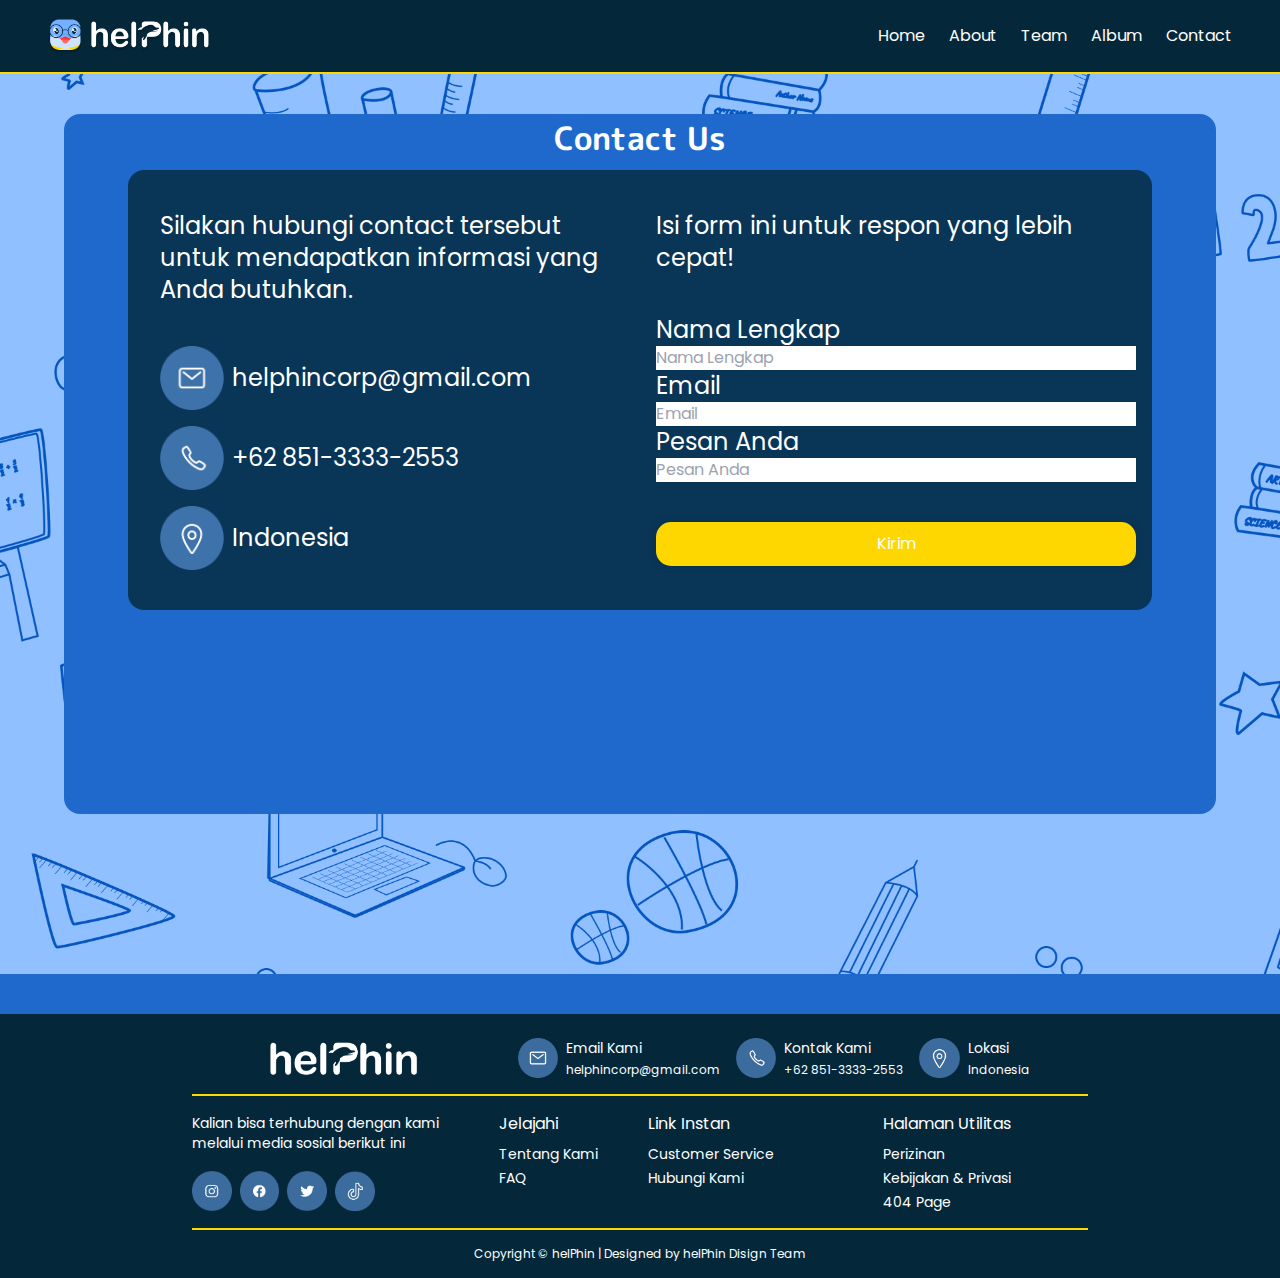
<file: contactUs.html>
<!DOCTYPE html>
<html lang="id">
  <head>
    <meta charset="UTF-8" />
    <meta name="viewport" content="width=device-width, initial-scale=1.0" />
    <title>Contact Us | HelPhin</title>
    <link rel="icon" href="assets/images/logo-short.png" type="image/x-icon">
    <link rel="stylesheet" href="./assets/css/styles.css" />
  </head>
  <body class="font-sans antialiased text-white bg-x-blue">
    <!-- Header -->
    <header
      class="sticky top-0 bg-x-navy z-40 flex items-center justify-between gap-4 px-4 sm:px-12 py-4 border-b-2 border-x-yellow"
    >
      <a href="#">
        <img
          src="./assets/images/logo.png"
          alt="logo"
          class="h-10"
        />
        <span class="sr-only">helPhin</span>
      </a>

      <button
        id="mobile-nav-trigger"
        class="block sm:hidden rounded-md p-1.5 hover:bg-x-blue"
      >
        <img src="./assets/images/icon-menu.png" alt="menu" class="h-6" />
        <span class="sr-only">Menu</span>
      </button>

      <div class="items-center gap-6 hidden sm:flex 2xl:text-xl">
        <a href="#">Home</a>
        <a href="#about">About</a>
        <a href="#team">Team</a>
        <a href="#album">Album</a>
        <a href="#contact">Contact</a>
      </div>
    </header>

    <!-- Mobile navigation -->
    <aside
      id="mobile-nav"
      class="fixed inset-0 z-30 top-[4.5rem] -translate-x-full p-4 flex flex-col items-start gap-6 text-xl font-semibold bg-x-navy/80 backdrop-blur flex-grow overflow-y-auto"
    >
      <a href="#">Home</a>
      <a href="#about">About</a>
      <a href="#team">Team</a>
      <a href="#album">Album</a>
      <a href="#contact">Contact</a>
    </aside>

    <!-- contact us -->
    <section class="relative flex-1 bg-x-lightblue grid pb-28 min-h-screen overflow-hidden">
        <img
            src="./assets/images/hero-vector.png"
            alt="hero"
            class="absolute inset-0 w-full h-full object-cover"
        />

        <div class="relative mx-10 mt-10 rounded-[1rem]  items-center justify-evenly lg:px-16 bg-x-blue  ">
          <h1 class="text-2xl sm:text-3xl font-bold font-mplus text-center p-2 mb-2"> Contact Us </h1>
          <div class="flex">
            <div class="flex-1 px-8 rounded-[1rem] sm:rounded-none sm:rounded-y-left bg-x-navy/80 py-10 p-4 sm:block max-w-64 sm:max-w-xs md:max-w-sm lg:max-w-md xl:max-w-lg 2xl:max-w-2xl ">
                <div class="value rounded-[3rem] xl:text-lg 2xl:text-xl text-center sm:text-left xl:max-w-2xl 2xl:max-w-3xl">
                  <h2 class="text-xm sm:text-2xl mb-4"> Silakan hubungi contact tersebut untuk mendapatkan informasi yang Anda butuhkan.</h2>
                    <div class="flex flex-col items-start gap-4 break-words">
                        <!-- email -->
                        <div class="flex items-center gap-2">
                        <img
                            src="./assets/images/icon-mail.png"
                            alt="icon mail"
                            class="h-10 sm:h-16"
                        />
                        <div class="space-y-1">
                            <p class="text-xs sm:text-2xl">helphincorp@gmail.com</p>
                        </div>
                        </div>
                        
                        <!-- kontak -->
                        <div class="flex items-center gap-2">
                        <img
                            src="./assets/images/icon-phone.png"
                            alt="icon mail"
                            class="h-10 sm:h-16"
                        />
                        <div class="space-y-1">
                            <p class="text-xs sm:text-2xl">+62 851-3333-2553</p>
                        </div>
                        </div>
                    
                        <!-- lokasi -->
                        <div class="flex items-center gap-2">
                        <img
                            src="./assets/images/icon-location.png"
                            alt="icon mail"
                            class="h-10 sm:h-16"
                        />
                        <div class="space-y-1">
                            <p class="text-xs sm:text-2xl">Indonesia</p>
                        </div>
                        </div>
                    </div>
                </div> 
                <div class="value sm:hidden mt-10 text-center max-w-xs mx-auto">
                    <h2 class="text-sm sm:text-2xl mb-2"> Isi form ini untuk respon yang lebih cepat!</h2>
                    <label class="text-sm sm:text-2xl"> Nama Lengkap</label>
                    <input type="text" class="shadow appearance-none border rounded w-full py-2 px-3 leading-tight focus:outline-none focus:shadow-outline" id="username1" placeholder="Nama Lengkap" style="color: black;">    
                    <label class="text-sm sm:text-2xl"> Email</label>
                    <input type="text" class="shadow appearance-none border rounded w-full py-2 px-3 leading-tight focus:outline-none focus:shadow-outline" id="email1" placeholder="Email" style="color: black;">    
                    <label class="text-sm sm:text-2xl"> Pesan Anda</label>
                    <input type="text" class="mb-4 shadow appearance-none border rounded w-full py-2 px-3 leading-tight focus:outline-none focus:shadow-outline" id="pesan1" placeholder="Pesan Anda" style="color: black;">    
                    <a href="#" class="btn relative mx-auto flex justify-center">Kirim</a>    
                </div>
            </div>
            <div class="value flex-1 rounded-[1rem] sm:rounded-none sm:rounded-y-right bg-x-navy/80 py-10 p-4 hidden sm:block max-w-64 sm:max-w-xs md:max-w-sm lg:max-w-md xl:max-w-lg 2xl:max-w-2xl">
                <h2 class="text-sm sm:text-2xl mb-4"> Isi form ini untuk respon yang lebih cepat!</h2>
                <label class="text-sm sm:text-2xl"> Nama Lengkap</label>
                <input type="text" class="shadow appearance-none border rounded w-full py-2 px-3 leading-tight focus:outline-none focus:shadow-outline" id="username2" placeholder="Nama Lengkap" style="color: black;">    
                <label class="text-sm sm:text-2xl"> Email</label>
                <input type="text" class="shadow appearance-none border rounded w-full py-2 px-3 leading-tight focus:outline-none focus:shadow-outline" id="email2" placeholder="Email" style="color: black;">    
                <label class="text-sm sm:text-2xl"> Pesan Anda</label>
                <input type="text" class="mb-4 shadow appearance-none border rounded w-full py-2 px-3 leading-tight focus:outline-none focus:shadow-outline" id="pesan2" placeholder="Pesan Anda" style="color: black;">    
                <a href="#" class="btn relative mx-auto flex justify-center">Kirim</a>
            </div>
          </div>
        </div>
    </section>

    <!-- Footer -->
    <footer id="contact" class="px-4 pt-6 pb-4 bg-x-navy mt-10">
      <div class="max-w-4xl 2xl:max-w-6xl mx-auto space-y-4">
        <div
          class="flex flex-col sm:flex-row gap-6 items-center justify-evenly border-b-2 border-x-yellow pb-4"
        >
          <a href="#" class="flex-none">
            <img src="./assets/images/logo-text.png" alt="logo" class="h-10" />
            <span class="sr-only">helPhin</span>
          </a>

          <div class="flex items-center gap-4 flex-wrap break-words">
            <div class="flex items-center gap-2">
              <img
                src="./assets/images/icon-mail.png"
                alt="icon mail"
                class="h-10"
              />
              <div class="space-y-1">
                <h6 class="text-sm">Email Kami</h6>
                <p class="text-xs">helphincorp@gmail.com</p>
              </div>
            </div>

            <div class="flex items-center gap-2">
              <img
                src="./assets/images/icon-phone.png"
                alt="icon mail"
                class="h-10"
              />
              <div class="space-y-1">
                <h6 class="text-sm">Kontak Kami</h6>
                <p class="text-xs">+62 851-3333-2553</p>
              </div>
            </div>

            <div class="flex items-center gap-2">
              <img
                src="./assets/images/icon-location.png"
                alt="icon mail"
                class="h-10"
              />
              <div class="space-y-1">
                <h6 class="text-sm">Lokasi</h6>
                <p class="text-xs">Indonesia</p>
              </div>
            </div>
          </div>
        </div>

        <div
          class="grid grid-cols-1 sm:grid-cols-2 md:grid-cols-3 gap-6 border-b-2 border-x-yellow pb-4"
        >
          <div class="flex flex-col justify-evenly gap-4">
            <p class="text-sm">
              Kalian bisa terhubung dengan kami melalui media sosial berikut ini
            </p>

            <div class="flex items-center gap-2 flex-wrap">
              <a href="#">
                <img
                  src="./assets/images/icon-instagram.png"
                  alt="icon instagram"
                  class="h-10"
                />
                <span class="sr-only">Instagram</span>
              </a>

              <a href="#">
                <img
                  src="./assets/images/icon-facebook.png"
                  alt="icon facebook"
                  class="h-10"
                />
                <span class="sr-only">Facebook</span>
              </a>

              <a href="#">
                <img
                  src="./assets/images/icon-twitter.png"
                  alt="icon twitter"
                  class="h-10"
                />
                <span class="sr-only">Twitter</span>
              </a>

              <a href="#">
                <img
                  src="./assets/images/icon-tiktok.png"
                  alt="icon tiktok"
                  class="h-10"
                />
                <span class="sr-only">Tiktok</span>
              </a>
            </div>
          </div>

          <div class="flex gap-4">
            <div class="flex-1">
              <h6 class="mb-2">Jelajahi</h6>
              <ul class="space-y-1 text-sm">
                <li>
                  <a href="#">Tentang Kami</a>
                </li>
                <li>
                  <a href="#">FAQ</a>
                </li>
              </ul>
            </div>

            <div class="flex-1">
              <h6 class="mb-2">Link Instan</h6>
              <ul class="space-y-1 text-sm">
                <li>
                  <a href="#">Customer Service</a>
                </li>
                <li>
                  <a href="contactUs.html">Hubungi Kami</a>
                </li>
              </ul>
            </div>
          </div>

          <div class="md:place-self-center">
            <h6 class="mb-2">Halaman Utilitas</h6>
            <ul class="space-y-1 text-sm">
              <li>
                <a href="#">Perizinan</a>
              </li>
              <li>
                <a href="privasi.html">Kebijakan & Privasi</a>
              </li>
              <li>
                <a href="404.html">404 Page</a>
              </li>
            </ul>
          </div>
        </div>

        <p class="text-xs text-center">
          Copyright © helPhin | Designed by helPhin Disign Team
        </p>
      </div>
    </footer>

    <script src="./assets/js/index.js"></script>
  </body>
</html>
</file>
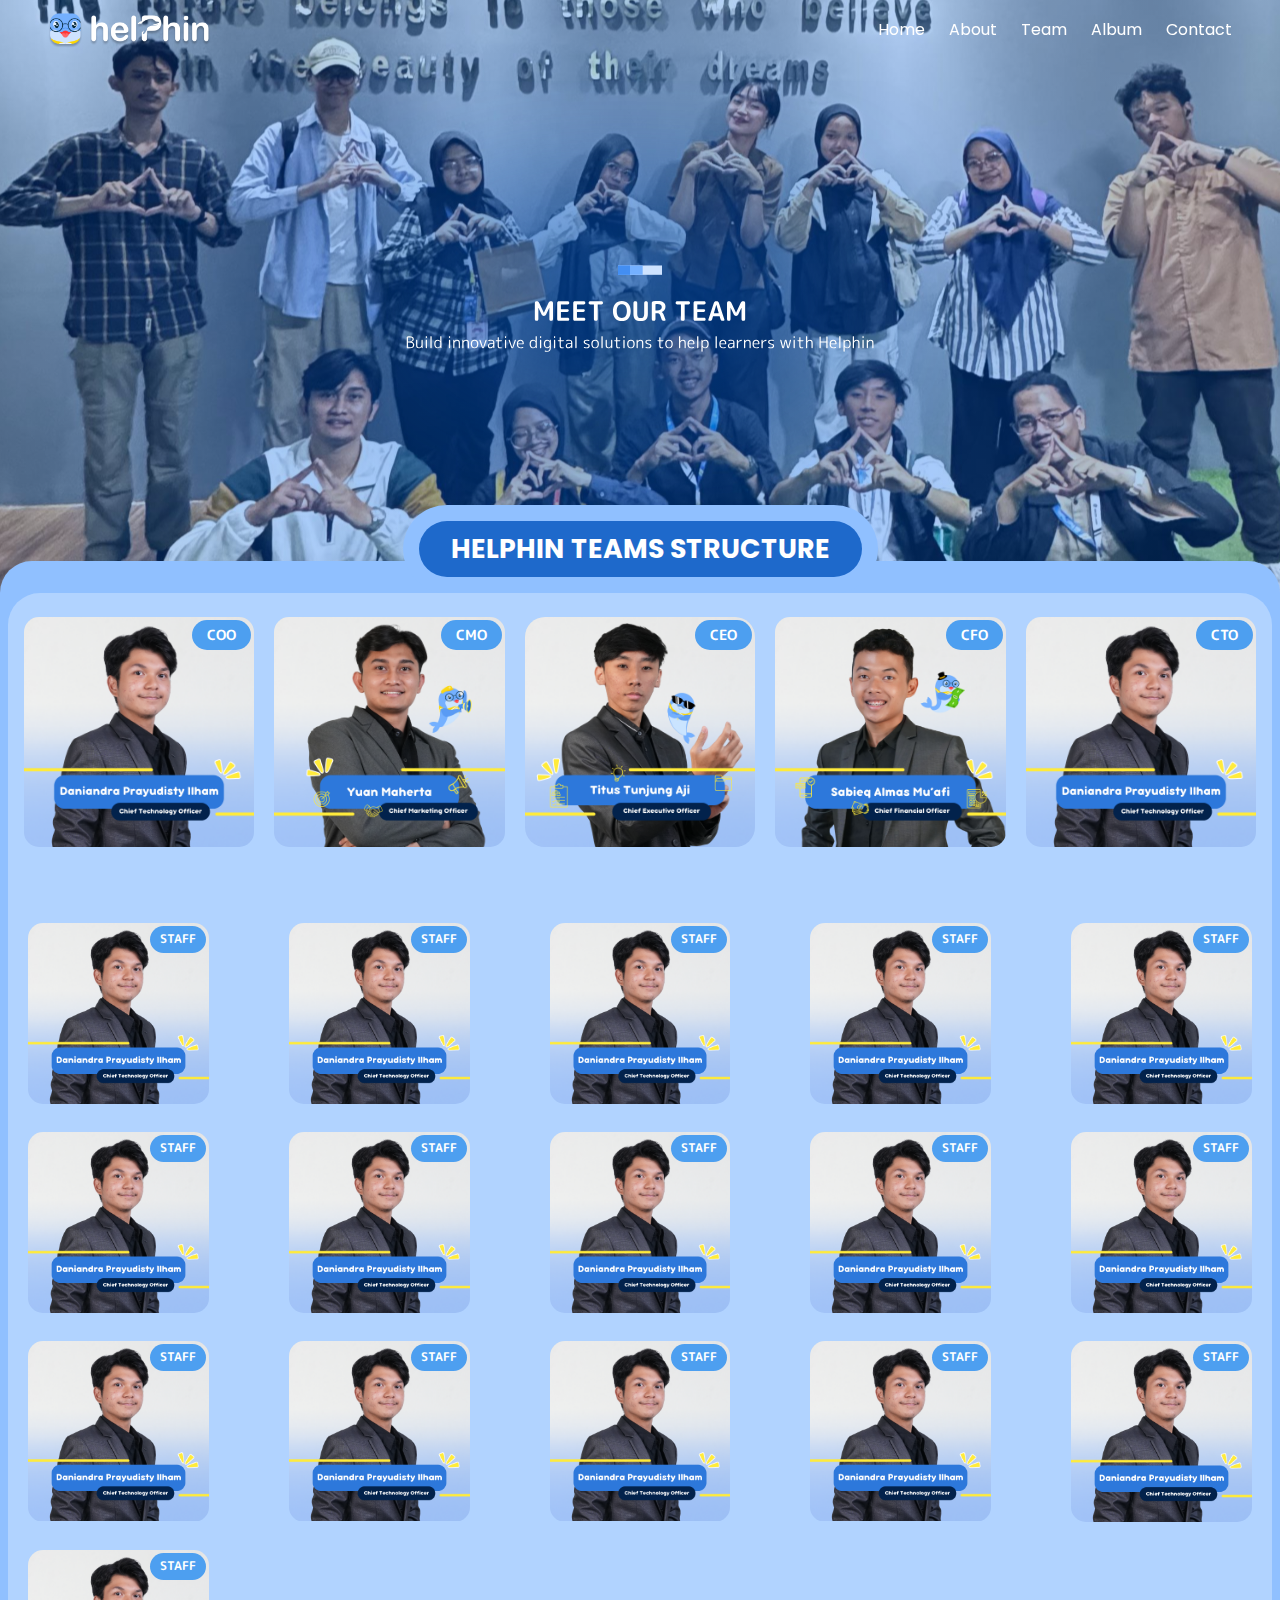
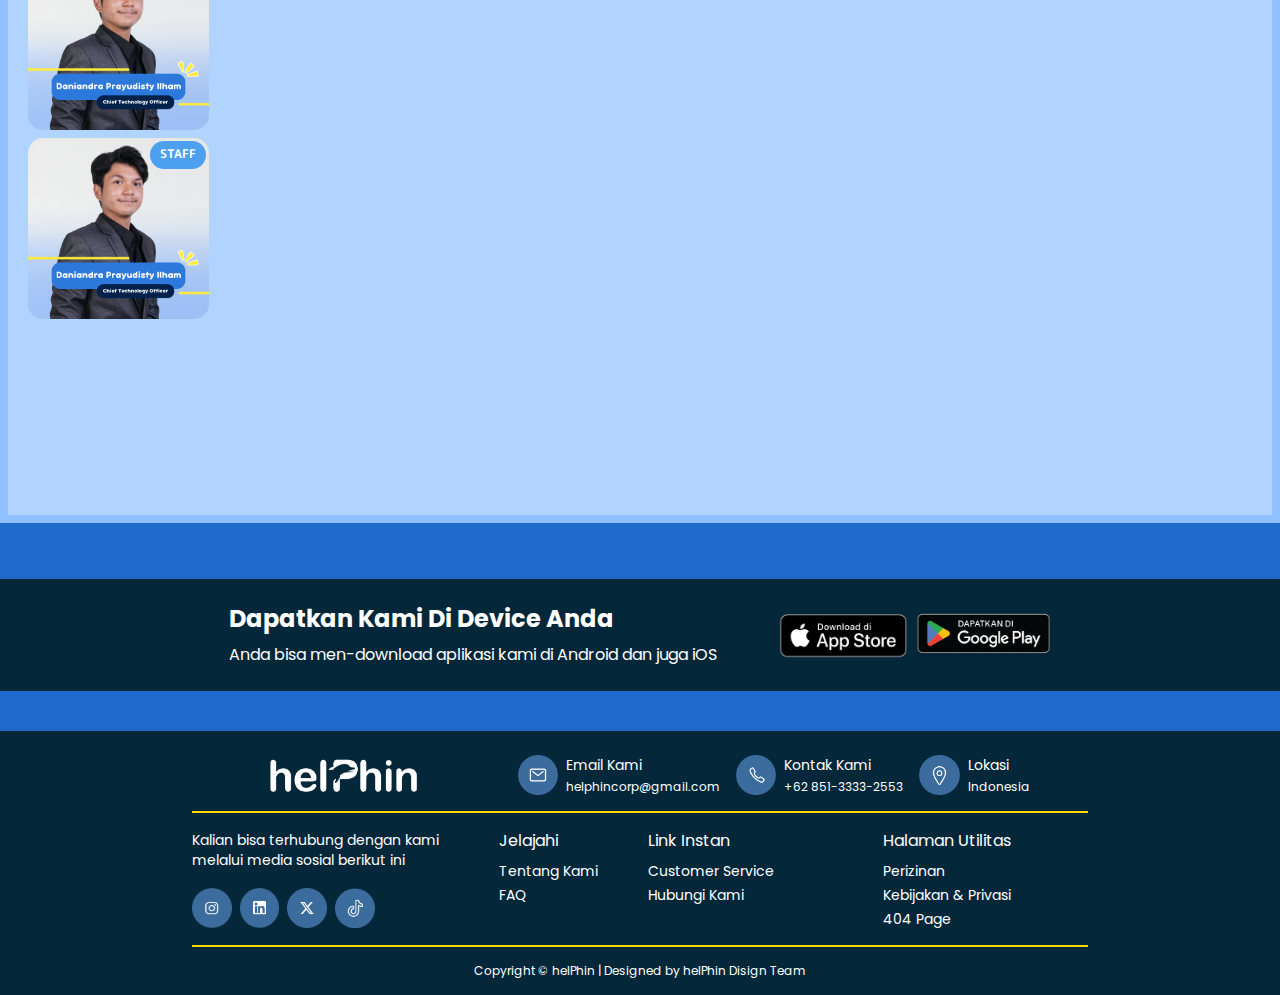
<file: DepartemenTech.html>
<!DOCTYPE html>
<html lang="id">
  <head>
    <meta charset="UTF-8" />
    <meta name="viewport" content="width=device-width, initial-scale=1.0" />
    <title>HelPhin</title>
    <link rel="icon" href="assets/images/logo-short.png" type="image/x-icon">
    <link rel="stylesheet" href="./assets/css/styles.css" />
  </head>
  <body class="font-sans antialiased text-white bg-x-blue">
    <!-- Header -->
    <header
      class="navbar sticky top-0 bg-x-navy z-40 flex items-center justify-between gap-4 px-4 sm:px-12 py-4 "
    >
      <a href="index.html">
        <img
          src="./assets/images/logo.png"
          alt="logo"
          class="h-10"
        />
        <span class="sr-only">helPhin</span>
      </a>

      <button
        id="mobile-nav-trigger"
        class="block sm:hidden rounded-md p-1.5 hover:bg-x-blue"
      >
        <img src="./assets/images/icon-menu.png" alt="menu" class="h-6" />
        <span class="sr-only">Menu</span>
      </button>

      <div class="items-center gap-6 hidden sm:flex 2xl:text-xl">
        <a href="#">Home</a>
        <a href="#about">About</a>
        <a href="#team">Team</a>
        <a href="#album">Album</a>
        <a href="#contact">Contact</a>
      </div>
    </header>

    <!-- Mobile navigation -->
    <aside
      id="mobile-nav"
      class="fixed inset-0 z-30 top-[4.5rem] -translate-x-full p-4 flex flex-col items-start gap-6 text-xl font-semibold bg-x-navy/80 backdrop-blur flex-grow overflow-y-auto"
    >
      <a href="#">Home</a>
      <a href="#about">About</a>
      <a href="#team">Team</a>
      <a href="#album">Album</a>
      <a href="#contact">Contact</a>
    </aside>

    <!-- head -->
    <Section class="header">
        <div>
            <img
                style="max-width: 100%; height: auto;"
                src="./assets/images/Background-header.svg"
                alt="header" 
            />
        </div>
    </Section>

    <!-- Team -->
    <section
      id="team"
      class="absolute -top-[3.5rem] bg-x-lightblue sm:mt-2 p-2 rounded-t-[2rem] relative"
    >
      <div class="max-w-4xl mx-auto ">
        <div
          class="flex justify-center items-center right-4 lg:right-0 bg-x-lightblue rounded-[5rem] p-3 z-20"
        >
        <div class="absolute -top-[3.5rem] bg-x-lightblue p-4 rounded-[5rem]">
            <h1
                style="text-align: center; font-size: calc(1.5rem + ((1vw - 10px) * 1));"
                class=" text-xl sm:text-2xl font-bold px-8  py-3 bg-x-blue rounded-[5rem]"
            >
            HELPHIN TEAMS STRUCTURE
            </h1>
        </div>
        </div>
      </div>

      <div class="rounded-t-[2rem] px-4 pt-6 pb-36 bg-x-extra-lightblue font-mplus z-10 relative">
        <!-- Tambahkan class "grid-cols-10" pada elemen photo-gallery-staf -->
        <div class="photo-gallery mb-8 sm:mb-0">
          <div class="profile-container">
            <div class="label">COO</div>
            <img src="./assets/images/team-7.png" alt="Foto 7" class="photo photo-1">
          </div>
          <div class="profile-container">
            <div class="label">CMO</div>
            <img src="./assets/images/team-9.png" alt="Foto 9" class="photo photo-2">
          </div>
          <div class="profile-container photo photo-3">
            <img style="border-radius: 20px; position: relative;" src="./assets/images/team-8.png" alt="Foto 3" class="">
            <span class="label-ceo">CEO</span>
          </div>
          <div class="profile-container">
            <div class="label">CFO</div>
            <img src="./assets/images/team-10.png" alt="Foto 10" class="photo photo-4">
          </div>
          <div class="profile-container">
            <div class="label">CTO</div>
            <img src="./assets/images/team-7.png" alt="Foto 7" class="photo photo-5">
          </div>
      </div>
      
        <div class="photo-team-staf grid gap-4 sm:mt-1 mb-4">
          <div class="profile-container mb-2 sm:mb-0 ">
            <div class="label-staff">STAFF</div>
            <img src="./assets/images/team-7.png" alt="Foto 7" class="photo photo-5">
          </div>
          <div class="profile-container mb-2 sm:mb-0">
            <div class="label-staff">STAFF</div>
            <img src="./assets/images/team-7.png" alt="Foto 7" class="photo photo-5">
          </div>
          <div class="profile-container mb-2 sm:mb-0">
            <div class="label-staff">STAFF</div>
            <img src="./assets/images/team-7.png" alt="Foto 7" class="photo photo-5">
          </div>
          <div class="profile-container mb-2 sm:mb-0">
            <div class="label-staff">STAFF</div>
            <img src="./assets/images/team-7.png" alt="Foto 7" class="photo photo-5">
          </div>
          <div class="profile-container mb-2 sm:mb-0">
            <div class="label-staff">STAFF</div>
            <img src="./assets/images/team-7.png" alt="Foto 7" class="photo photo-5">
          </div>
          <div class="profile-container mb-2 sm:mb-0">
            <div class="label-staff">STAFF</div>
            <img src="./assets/images/team-7.png" alt="Foto 7" class="photo photo-5">
          </div>
          <div class="profile-container mb-2 sm:mb-0">
            <div class="label-staff">STAFF</div>
            <img src="./assets/images/team-7.png" alt="Foto 7" class="photo photo-5">
          </div>
          <div class="profile-container mb-2 sm:mb-0">
            <div class="label-staff">STAFF</div>
            <img src="./assets/images/team-7.png" alt="Foto 7" class="photo photo-5">
          </div>
          <div class="profile-container mb-2 sm:mb-0">
            <div class="label-staff">STAFF</div>
            <img src="./assets/images/team-7.png" alt="Foto 7" class="photo photo-5">
          </div>
          <div class="profile-container mb-2 sm:mb-0">
            <div class="label-staff">STAFF</div>
            <img src="./assets/images/team-7.png" alt="Foto 7" class="photo photo-5">
          </div>
          <div class="profile-container mb-2 sm:mb-0">
            <div class="label-staff">STAFF</div>
            <img src="./assets/images/team-7.png" alt="Foto 7" class="photo photo-5">
          </div>
          <div class="profile-container mb-2 sm:mb-0">
            <div class="label-staff">STAFF</div>
            <img src="./assets/images/team-7.png" alt="Foto 7" class="photo photo-5">
          </div>
          <div class="profile-container mb-2 sm:mb-0">
            <div class="label-staff">STAFF</div>
            <img src="./assets/images/team-7.png" alt="Foto 7" class="photo photo-5">
          </div>
          <div class="profile-container mb-2 sm:mb-0">
            <div class="label-staff">STAFF</div>
            <img src="./assets/images/team-7.png" alt="Foto 7" class="photo photo-5">
          </div>
          <div class="profile-container mb-2 sm:mb-0">
            <div class="label-staff">STAFF</div>
            <img src="./assets/images/team-7.png" alt="Foto 7" class="photo photo-5">
          </div>
          <div style="align-content: center;">
            <div class="profile-container mb-2 sm:mb-0">
              <div class="label-staff">STAFF</div>
              <img src="./assets/images/team-7.png" alt="Foto 7" class="photo photo-5">
            </div>
            <div class="profile-container mb-2 sm:mb-0">
              <div class="label-staff">STAFF</div>
              <img src="./assets/images/team-7.png" alt="Foto 7" class="photo photo-5">
            </div>
          </div>
            
        </div>
      </div>
    </section>

    <section class="px-4 py-6 bg-x-navy">
        <div
          class="max-w-4xl 2xl:max-w-4xl mx-auto flex sm:justify-evenly sm:items-center flex-col sm:flex-row gap-6"
        >
          <div class="space-y-2">
            <h1 class="text-xl sm:text-2xl font-bold">
              Dapatkan Kami Di Device Anda
            </h1>
            <p class="text-sm xl:text-base">
              Anda bisa men-download aplikasi kami di Android dan juga iOS
            </p>
          </div>
  
          <div class="flex gap-2 flex-none">
            <a href="#">
              <img
                src="./assets/images/download-app-store.png"
                alt="download-app-store"
                class="h-12 2xl:h-16"
              />
              <span class="sr-only">Download di App Store</span>
            </a>
            <a href="#">
              <img
                src="./assets/images/download-play-store.png"
                alt="download-play-store"
                class="h-12 2xl:h-16"
              />
              <span class="sr-only">Download di Play Store</span>
            </a>
          </div>
        </div>
      </section>

    <!-- Footer -->
    <footer id="contact" class="px-4 pt-6 pb-4 bg-x-navy mt-10">
      <div class="max-w-4xl 2xl:max-w-6xl mx-auto space-y-4">
        <div
          class="flex flex-col sm:flex-row gap-6 items-center justify-evenly border-b-2 border-x-yellow pb-4"
        >
          <a href="#" class="flex-none">
            <img src="./assets/images/logo-text.png" alt="logo" class="h-10" />
            <span class="sr-only">helPhin</span>
          </a>

          <div class="flex items-center gap-4 flex-wrap break-words">
            <div class="flex items-center gap-2">
              <a href="mailto:helphincorp@gmail.com">
                <img
                  src="./assets/images/icon-mail.png"
                  alt="icon mail"
                  class="h-10"
                />
              </a>
              <a href="mailto:helphincorp@gmail.com">
                <div class="space-y-1">
                  <h6 class="text-sm">Email Kami</h6>
                  <p class="text-xs">helphincorp@gmail.com</p>
                </div>
              </a>
            </div>

            <div class="flex items-center gap-2">
              <a href="wa.me/6285133332553">
                <img
                  src="./assets/images/icon-phone.png"
                  alt="icon mail"
                  class="h-10"
                />
              </a>
              <a href="wa.me/6285133332553">
                <div class="space-y-1">
                  <h6 class="text-sm">Kontak Kami</h6>
                  <p class="text-xs">+62 851-3333-2553</p>
                </div>
              </a>
            </div>

            <div class="flex items-center gap-2">
              <a href="https://maps.app.goo.gl/YLA1zDByPzFpXVLX6">
                <img
                  src="./assets/images/icon-location.png"
                  alt="icon mail"
                  class="h-10"
                />
              </a>
              <a href="https://maps.app.goo.gl/YLA1zDByPzFpXVLX6">
                <div class="space-y-1">
                  <h6 class="text-sm">Lokasi</h6>
                  <p class="text-xs">Indonesia</p>
                </div>
              </a>
            </div>
          </div>
        </div>

        <div
          class="grid grid-cols-1 sm:grid-cols-2 md:grid-cols-3 gap-6 border-b-2 border-x-yellow pb-4"
        >
          <div class="flex flex-col justify-evenly gap-4">
            <p class="text-sm">
              Kalian bisa terhubung dengan kami melalui media sosial berikut ini
            </p>

            <div class="flex items-center gap-2 flex-wrap">
              <a href="https://www.instagram.com/helphin.id?igsh=a2c4c3c3MzBqNHc=">
                <img
                  src="./assets/images/icon-instagram.png"
                  alt="icon instagram"
                  class="h-10"
                />
                <span class="sr-only">Instagram</span>
              </a>

              <a href="https://www.linkedin.com/company/helphin-indonesia/">
                <img
                  src="./assets/images/icon-linkedin.png"
                  alt="icon facebook"
                  class="h-10"
                />
                <span class="sr-only">Linkedin</span>
              </a>

              <a href="#">
                <img
                  src="./assets/images/icon-x.png"
                  alt="icon twitter"
                  class="h-10"
                />
                <span class="sr-only">X</span>
              </a>

              <a href="https://www.tiktok.com/@helphinid?is_from_webapp=1&sender_device=pc">
                <img
                  src="./assets/images/icon-tiktok.png"
                  alt="icon tiktok"
                  class="h-10"
                />
                <span class="sr-only">Tiktok</span>
              </a>
            </div>
          </div>

          <div class="flex gap-4">
            <div class="flex-1">
              <h6 class="mb-2">Jelajahi</h6>
              <ul class="space-y-1 text-sm">
                <li>
                  <a href="#">Tentang Kami</a>
                </li>
                <li>
                  <a href="#">FAQ</a>
                </li>
              </ul>
            </div>

            <div class="flex-1">
              <h6 class="mb-2">Link Instan</h6>
              <ul class="space-y-1 text-sm">
                <li>
                  <a href="#">Customer Service</a>
                </li>
                <li>
                  <a href="contactUs.html">Hubungi Kami</a>
                </li>
              </ul>
            </div>
          </div>

          <div class="md:place-self-center">
            <h6 class="mb-2">Halaman Utilitas</h6>
            <ul class="space-y-1 text-sm">
              <li>
                <a href="#">Perizinan</a>
              </li>
              <li>
                <a href="privasi.html">Kebijakan & Privasi</a>
              </li>
              <li>
                <a href="404.html">404 Page</a>
              </li>
            </ul>
          </div>
        </div>

        <p class="text-xs text-center">
          Copyright © helPhin | Designed by helPhin Disign Team
        </p>
      </div>
    </footer>

    <script src="./assets/js/index.js"></script>
  </body>
</html>
</file>
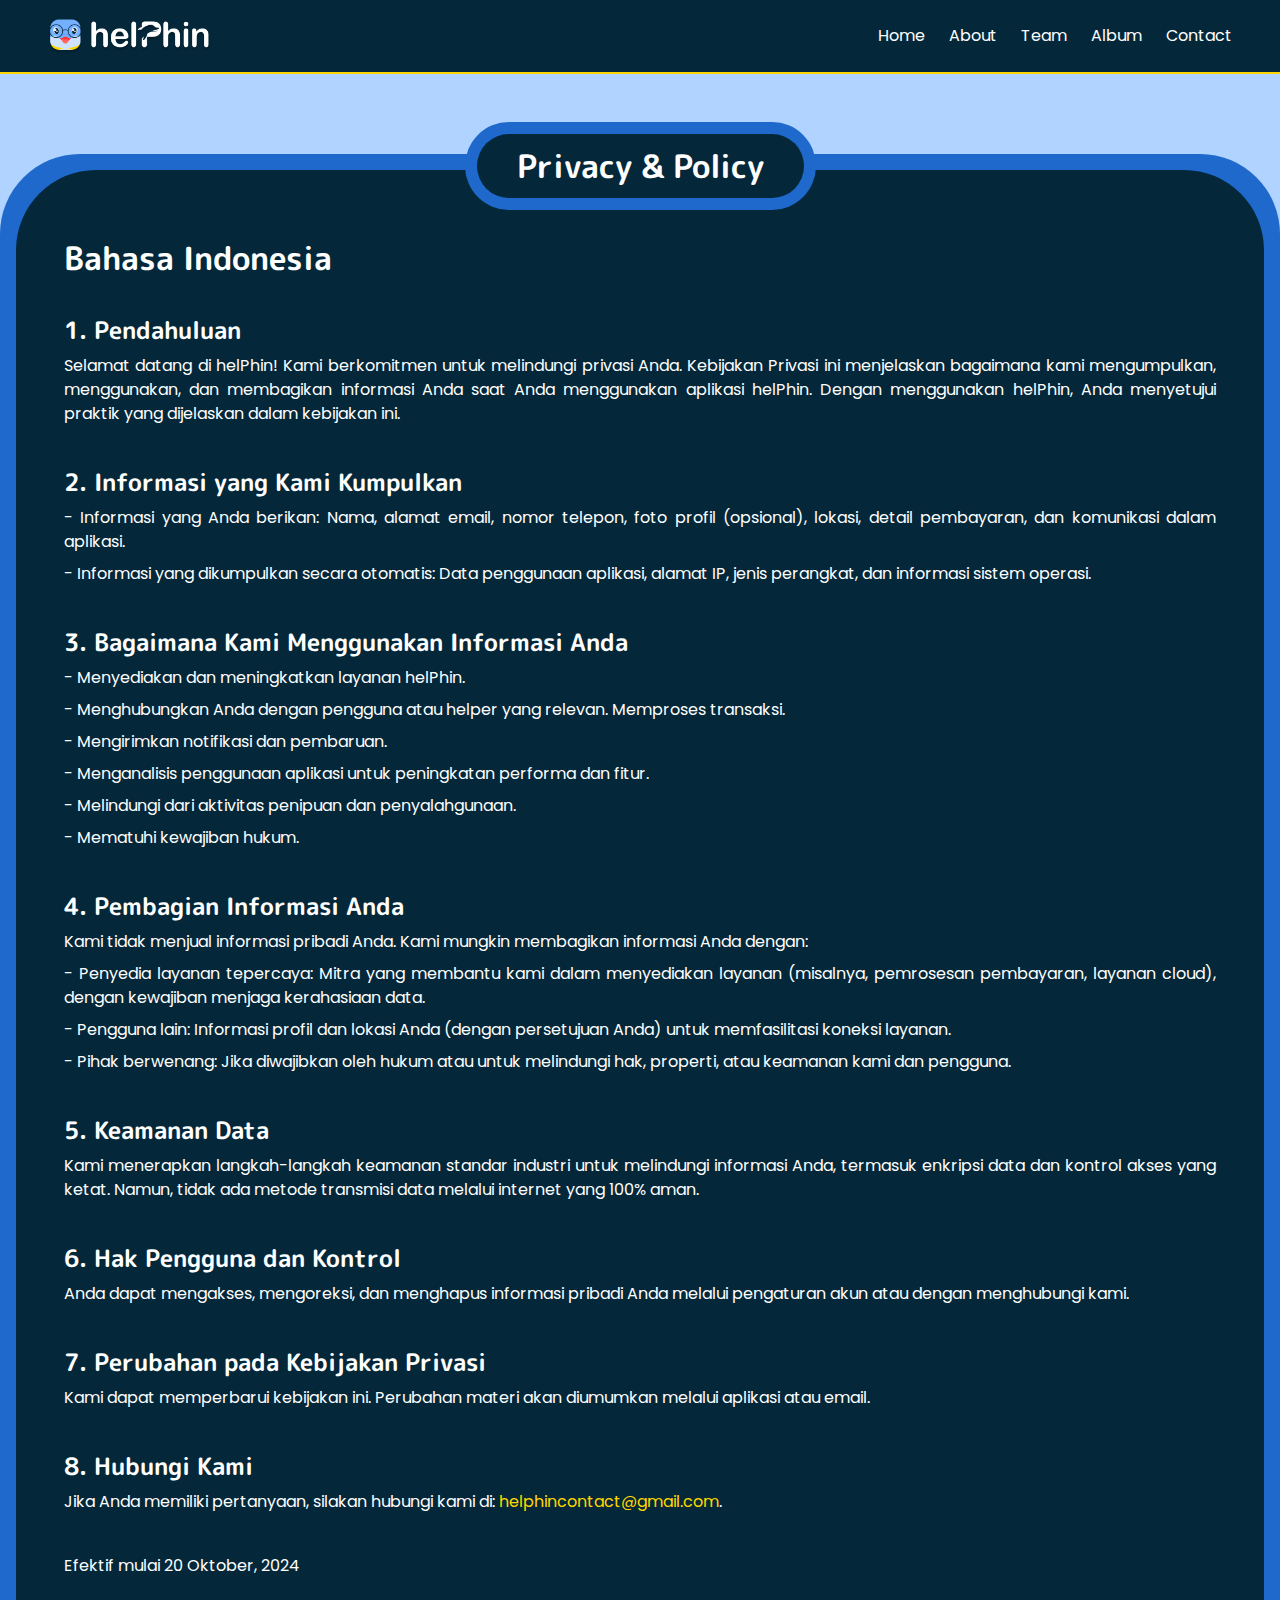
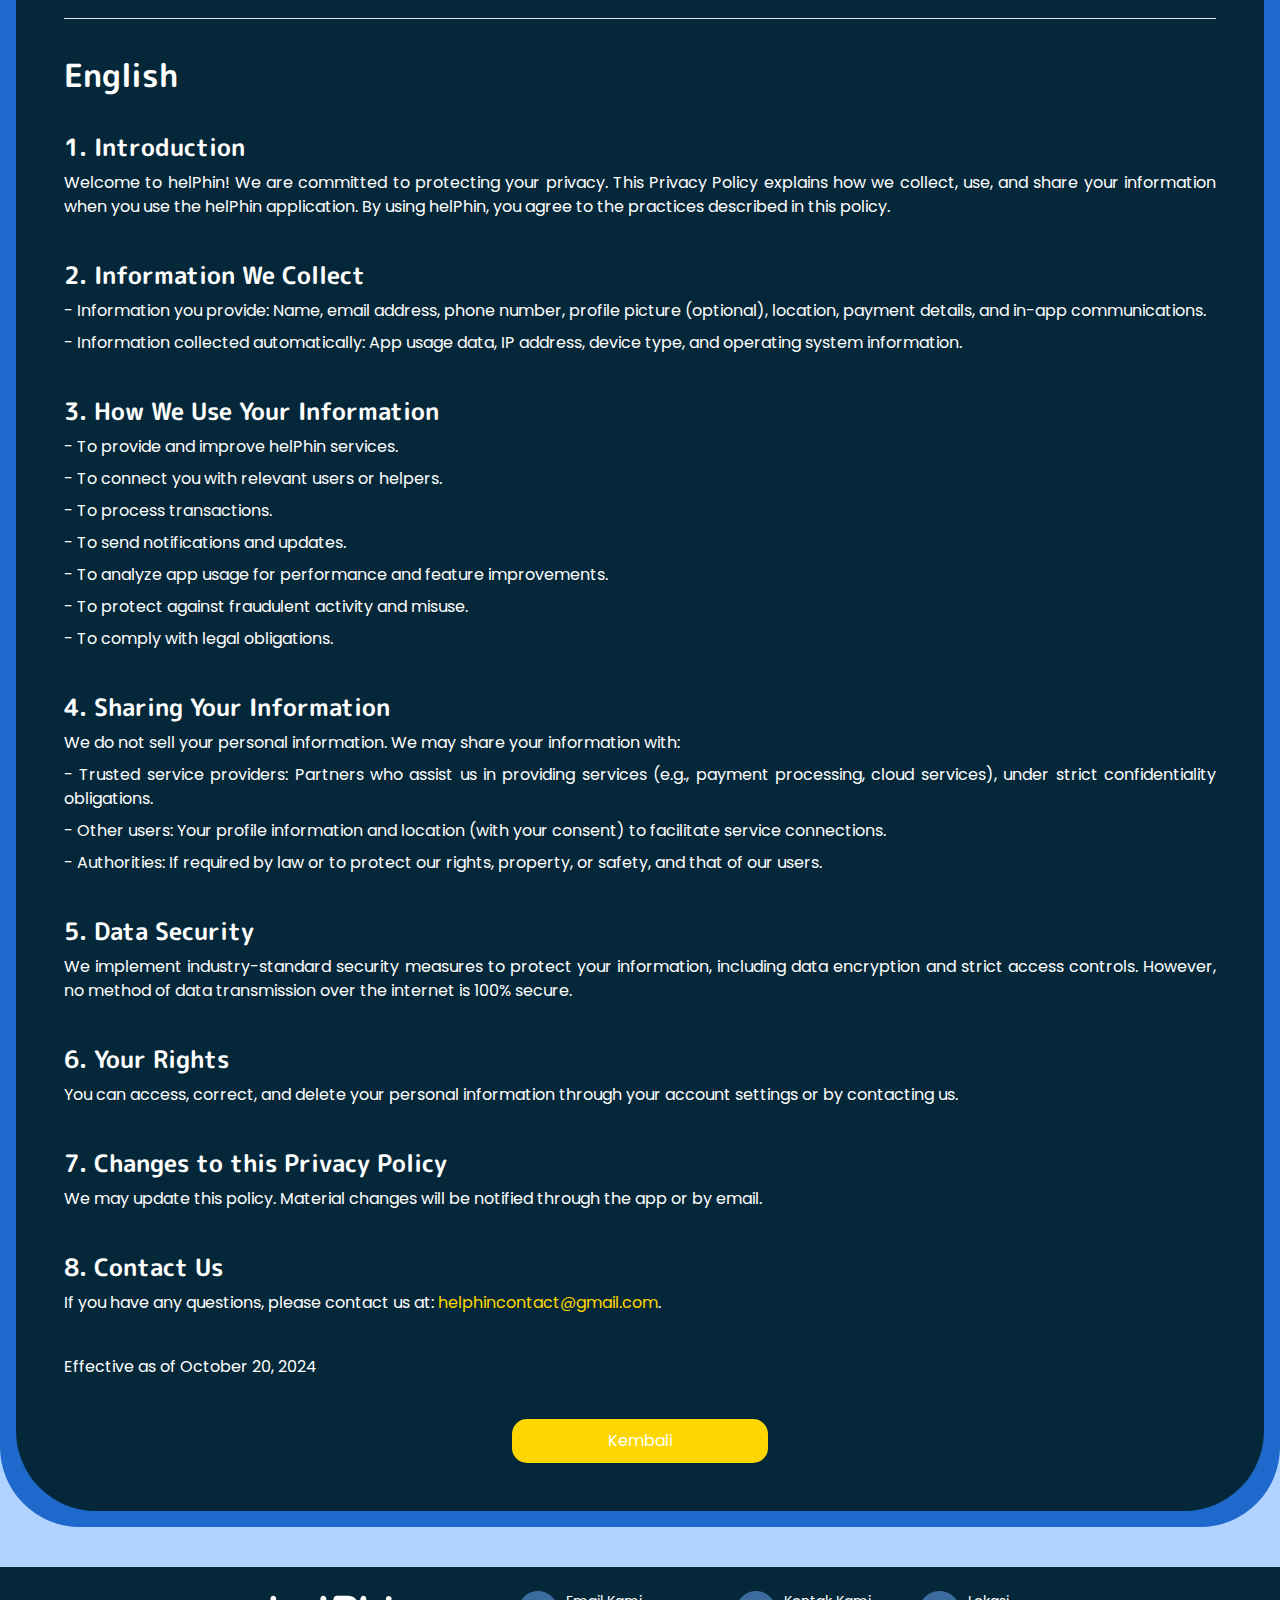
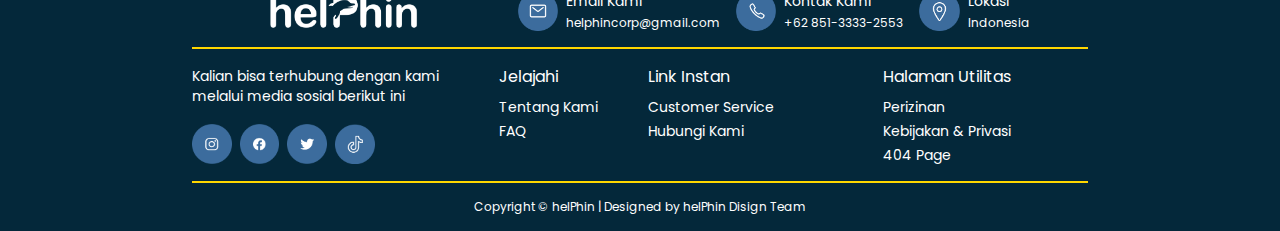
<file: privasi.html>
<!DOCTYPE html>
<html lang="id">
  <head>
    <meta charset="UTF-8" />
    <meta name="viewport" content="width=device-width, initial-scale=1.0" />
    <title>Privacy Policy | HelPhin</title>
    <link rel="icon" href="assets/images/logo-short.png" type="image/x-icon">
    <link rel="stylesheet" href="./assets/css/styles.css" />
  </head>
  <body class="font-sans antialiased text-white bg-x-extra-lightblue">
    <!-- Header -->
    <header
      class="sticky top-0 bg-x-navy z-40 flex items-center justify-between gap-4 px-4 sm:px-12 py-4 border-b-2 border-x-yellow"
    >
      <a href="index.html">
        <img
          src="./assets/images/logo.png"
          alt="logo"
          class="h-10"
        />
        <span class="sr-only">helPhin</span>
      </a>

      <button
        id="mobile-nav-trigger"
        class="block sm:hidden rounded-md p-1.5 hover:bg-x-blue"
      >
        <img src="./assets/images/icon-menu.png" alt="menu" class="h-6" />
        <span class="sr-only">Menu</span>
      </button>

      <div class="items-center gap-6 hidden sm:flex 2xl:text-xl">
        <a href="index.html">Home</a>
        <a href="#about">About</a>
        <a href="#team">Team</a>
        <a href="#album">Album</a>
        <a href="#contact">Contact</a>
      </div>
    </header>
    <!-- Mobile navigation -->
    <aside
      id="mobile-nav"
      class="fixed inset-0 z-30 top-[4.5rem] -translate-x-full p-4 flex flex-col items-start gap-6 text-xl font-semibold bg-x-navy/80 backdrop-blur flex-grow overflow-y-auto"
    >
      <a href="#">Home</a>
      <a href="#about">About</a>
      <a href="#team">Team</a>
      <a href="#album">Album</a>
      <a href="#contact">Contact</a>
    </aside>

    <!-- privasi -->
    <section id="team" class="bg-x-blue p-4 rounded-[5rem] relative mt-20">
      <div class="relative max-w-4xl mx-auto flex justify-center">
        <div class="absolute -top-11 bg-x-blue rounded-[5rem] p-3 z-20">
          <h1 class="text-xl text-center sm:text-3xl font-bold font-mplus px-8 sm:px-10 py-3 sm:py-4 bg-x-navy rounded-[5rem]">
            Privacy & Policy 
          </h1>
        </div>
      </div>

      <div style="text-align: justify;" class="value rounded-[5rem] px-12 pt-12 pb-8 bg-x-navy z-10 relative ">
        
        <br>
        <h1 class="text-xl mb-4 sm:text-3xl font-bold font-mplus">Bahasa Indonesia</h1>
        <!-- 1.Pendahuluan -->
        <h1 style="text-align: start;" class="text-xl mb-2 sm:text-2xl font-bold font-mplus">1. Pendahuluan</h1>
        <h3 class="mb-4">Selamat datang di helPhin! Kami berkomitmen untuk melindungi privasi Anda. Kebijakan Privasi ini menjelaskan bagaimana kami mengumpulkan, menggunakan, dan membagikan informasi Anda saat Anda menggunakan aplikasi helPhin. Dengan menggunakan helPhin, Anda menyetujui praktik yang dijelaskan dalam kebijakan ini.</h3>
        
        <!-- 2.  Informasi yang Kami Kumpulkan -->
        <h1 style="text-align: start;" class="text-xl mb-2 sm:text-2xl font-bold font-mplus">2.  Informasi yang Kami Kumpulkan</h1>
        <h3 class="mb-2">
          -	Informasi yang Anda berikan: Nama, alamat email, nomor telepon, foto profil (opsional), lokasi, detail pembayaran, dan komunikasi dalam aplikasi.
        </h3>
        <h3 class="mb-4">
          -	Informasi yang dikumpulkan secara otomatis: Data penggunaan aplikasi, alamat IP, jenis perangkat, dan informasi sistem operasi.
        </h3>

        <!-- 3.	Bagaimana Kami Menggunakan Informasi Anda  -->
        <h1 style="text-align: start;" class="text-xl mb-2 sm:text-2xl font-bold font-mplus">3.	Bagaimana Kami Menggunakan Informasi Anda </h1>
          <h3 class="mb-2">
            - Menyediakan dan meningkatkan layanan helPhin. 
          </h3>
          <h3 class="mb-2">
            - Menghubungkan Anda dengan pengguna atau helper yang relevan. Memproses transaksi. 
          </h3>
          <h3 class="mb-2">
            - Mengirimkan notifikasi dan pembaruan. 
          </h3>
          <h3 class="mb-2">
            - Menganalisis penggunaan aplikasi untuk peningkatan performa dan fitur. 
          </h3>
          <h3 class="mb-2">
            - Melindungi dari aktivitas penipuan dan penyalahgunaan. 
          </h3>
          <h3 class="mb-4">
            - Mematuhi kewajiban hukum.
          </h3>

        <!-- 4.	Pembagian Informasi Anda -->
        <h1 style="text-align: start;" class="text-xl mb-2 sm:text-2xl font-bold font-mplus">4.	Pembagian Informasi Anda</h1>
        <h3 class="mb-2">
          Kami tidak menjual informasi pribadi Anda. Kami mungkin membagikan informasi Anda dengan: 
        </h3>
        <h3 class="mb-2">
          - Penyedia layanan tepercaya: Mitra yang membantu kami dalam menyediakan layanan (misalnya, pemrosesan pembayaran, layanan cloud), dengan kewajiban menjaga kerahasiaan data. 
        </h3>
        <h3 class="mb-2">
          - Pengguna lain: Informasi profil dan lokasi Anda (dengan persetujuan Anda) untuk memfasilitasi koneksi layanan. 
        </h3>
        <h3 class="mb-4">
          - Pihak berwenang: Jika diwajibkan oleh hukum atau untuk melindungi hak, properti, atau keamanan kami dan pengguna.
        </h3>
       
        <!-- 5. Keamanan Data -->
        <h1 style="text-align: start;" class="text-xl mb-2 sm:text-2xl font-bold font-mplus">5. Keamanan Data</h1>
        <h3 class="mb-4">Kami menerapkan langkah-langkah keamanan standar industri untuk melindungi informasi Anda, termasuk enkripsi data dan kontrol akses yang ketat. Namun, tidak ada metode transmisi data melalui internet yang 100% aman.</h3>
        
        <!-- 6. Hak Anda  -->
        <h1 style="text-align: start;" class="text-xl mb-2 sm:text-2xl font-bold font-mplus">6. Hak Pengguna dan Kontrol</h1>
        <h3 class="mb-4">Anda dapat mengakses, mengoreksi, dan menghapus informasi pribadi Anda melalui pengaturan akun atau dengan menghubungi kami.</h3>
        
          <!-- 7. Perubahan pada Kebijakan Privasi -->
        <h1 style="text-align: start;" class="text-xl mb-2 sm:text-2xl font-bold font-mplus">7. Perubahan pada Kebijakan Privasi</h1>
        <h3 class="mb-4">Kami dapat memperbarui kebijakan ini. Perubahan materi akan diumumkan melalui aplikasi atau email.</h3>
        
        <!-- 8.	Hubungi Kami  -->
        <h1 style="text-align: start;" class="text-xl mb-2 sm:text-2xl font-bold font-mplus">8.	Hubungi Kami </h1>
        <h3 class="mb-4">Jika Anda memiliki pertanyaan, silakan hubungi kami di: <span class="atribut">helphincontact@gmail.com</span>.</h3>
        
        <h3 class="mb-4 ">Efektif mulai 20 Oktober, 2024</h3>
        <hr class="border-t border-gray-300 my-4 mb-4">

        <!-- English -->

        <h1 style="text-align: start;" class="text-xl mb-4 sm:text-3xl font-bold font-mplus">English</h1>
        <!-- 1.Introduction -->
        <h1 class="text-xl mb-2 sm:text-2xl font-bold font-mplus">1. Introduction</h1>
        <h3 class="mb-4">Welcome to helPhin! We are committed to protecting your privacy. This Privacy Policy explains how we collect, use, and share your information when you use the helPhin application. By using helPhin, you agree to the practices described in this policy.</h3>

        <!-- 2.	Information We Collect  -->
        <h1 style="text-align: start;" class="text-xl mb-2 sm:text-2xl font-bold font-mplus">2.	Information We Collect</h1>
        <h3 class="mb-2">
          - Information you provide: Name, email address, phone number, profile picture (optional), location, payment details, and in-app communications. 
        </h3>
        <h3 class="mb-4">
          - Information collected automatically: App usage data, IP address, device type, and operating system information.
        </h3>
        
  
        <!-- 3.	How We Use Your Information -->
        <h1 style="text-align: start;" class="text-xl mb-2 sm:text-2xl font-bold font-mplus">3. How We Use Your Information</h1>
          <h3 class="mb-2"> 
            - To provide and improve helPhin services. 
          </h3>
          <h3 class="mb-2"> 
            - To connect you with relevant users or helpers. 
          </h3>
          <h3 class="mb-2"> 
            - To process transactions. 
          </h3>
          <h3 class="mb-2"> 
            - To send notifications and updates. 
          </h3>
          <h3 class="mb-2"> 
            - To analyze app usage for performance and feature improvements. 
          </h3>
          <h3 class="mb-2"> 
            - To protect against fraudulent activity and misuse. 
          </h3>
          <h3 class="mb-4"> 
            - To comply with legal obligations.
          </h3>

        <!-- 4. Sharing Your Information  -->
        <h1 style="text-align: start;" class="text-xl mb-2 sm:text-2xl font-bold font-mplus">4.	Sharing Your Information </h1>
        <h3 class="mb-2">
          We do not sell your personal information. We may share your information with:
        </h3>
        <h3 class="mb-2">
          - Trusted service providers: Partners who assist us in providing services (e.g., payment processing, cloud services), under strict confidentiality obligations. 
        </h3>  
        <h3 class="mb-2">
          - Other users: Your profile information and location (with your consent) to facilitate service connections. 
        </h3>  
        <h3 class="mb-4">
          - Authorities: If required by law or to protect our rights, property, or safety, and that of our users.
        </h3>  
        
        <!-- 5.	Data Security -->
        <h1 style="text-align: start;" class="text-xl mb-2 sm:text-2xl font-bold font-mplus">5. Data Security</h1>
        <h3 class="mb-4">We implement industry-standard security measures to protect your information, including data encryption and strict access controls. However, no method of data transmission over the internet is 100% secure.</h3>

        <!-- 6. Your Rights -->
        <h1 style="text-align: start;" class="text-xl mb-2 sm:text-2xl font-bold font-mplus">6. Your Rights</h1>
        <h3 class="mb-4">
          You can access, correct, and delete your personal information through your account settings or by contacting us.
        </h3>

        <!-- 7.	Changes to this Privacy Policy  -->
        <h1 style="text-align: start;" class="text-xl mb-2 sm:text-2xl font-bold font-mplus">7. Changes to this Privacy Policy</h1>
        <h3 class="mb-4">We may update this policy. Material changes will be notified through the app or by email.</h3>
        
        <!-- 8. Contact Us -->
        <h1 style="text-align: start;" class="text-xl mb-2 sm:text-2xl font-bold font-mplus">8. Contact Us</h1>
        <h3 class="mb-4">If you have any questions, please contact us at: <span class="atribut">helphincontact@gmail.com</span>.</h3>
        
        <h3 class="mb-4 ">Effective as of October 20, 2024</h3>
        
        <a class="btn relative max-w-64 mx-auto flex justify-center" href="index.html">Kembali</a>
      </div>
    </section>   
    
    <!-- Footer -->
    <footer id="contact" class="px-4 pt-6 pb-4 bg-x-navy mt-10">
      <div class="max-w-4xl 2xl:max-w-6xl mx-auto space-y-4">
        <div
          class="flex flex-col sm:flex-row gap-6 items-center justify-evenly border-b-2 border-x-yellow pb-4"
        >
          <a href="#" class="flex-none">
            <img src="./assets/images/logo-text.png" alt="logo" class="h-10" />
            <span class="sr-only">helPhin</span>
          </a>

          <div class="flex items-center gap-4 flex-wrap break-words">
            <div class="flex items-center gap-2">
              <img
                src="./assets/images/icon-mail.png"
                alt="icon mail"
                class="h-10"
              />
              <div class="space-y-1">
                <h6 class="text-sm">Email Kami</h6>
                <p class="text-xs">helphincorp@gmail.com</p>
              </div>
            </div>

            <div class="flex items-center gap-2">
              <img
                src="./assets/images/icon-phone.png"
                alt="icon mail"
                class="h-10"
              />
              <div class="space-y-1">
                <h6 class="text-sm">Kontak Kami</h6>
                <p class="text-xs">+62 851-3333-2553</p>
              </div>
            </div>

            <div class="flex items-center gap-2">
              <img
                src="./assets/images/icon-location.png"
                alt="icon mail"
                class="h-10"
              />
              <div class="space-y-1">
                <h6 class="text-sm">Lokasi</h6>
                <p class="text-xs">Indonesia</p>
              </div>
            </div>
          </div>
        </div>

        <div
          class="grid grid-cols-1 sm:grid-cols-2 md:grid-cols-3 gap-6 border-b-2 border-x-yellow pb-4"
        >
          <div class="flex flex-col justify-evenly gap-4">
            <p class="text-sm">
              Kalian bisa terhubung dengan kami melalui media sosial berikut ini
            </p>

            <div class="flex items-center gap-2 flex-wrap">
              <a href="#">
                <img
                  src="./assets/images/icon-instagram.png"
                  alt="icon instagram"
                  class="h-10"
                />
                <span class="sr-only">Instagram</span>
              </a>

              <a href="#">
                <img
                  src="./assets/images/icon-facebook.png"
                  alt="icon facebook"
                  class="h-10"
                />
                <span class="sr-only">Facebook</span>
              </a>

              <a href="#">
                <img
                  src="./assets/images/icon-twitter.png"
                  alt="icon twitter"
                  class="h-10"
                />
                <span class="sr-only">Twitter</span>
              </a>

              <a href="#">
                <img
                  src="./assets/images/icon-tiktok.png"
                  alt="icon tiktok"
                  class="h-10"
                />
                <span class="sr-only">Tiktok</span>
              </a>
            </div>
          </div>

          <div class="flex gap-4">
            <div class="flex-1">
              <h6 class="mb-2">Jelajahi</h6>
              <ul class="space-y-1 text-sm">
                <li>
                  <a href="#">Tentang Kami</a>
                </li>
                <li>
                  <a href="#">FAQ</a>
                </li>
              </ul>
            </div>

            <div class="flex-1">
              <h6 class="mb-2">Link Instan</h6>
              <ul class="space-y-1 text-sm">
                <li>
                  <a href="#">Customer Service</a>
                </li>
                <li>
                  <a href="contactUs.html">Hubungi Kami</a>
                </li>
              </ul>
            </div>
          </div>

          <div class="md:place-self-center">
            <h6 class="mb-2">Halaman Utilitas</h6>
            <ul class="space-y-1 text-sm">
              <li>
                <a href="#">Perizinan</a>
              </li>
              <li>
                <a href="privasi.html">Kebijakan & Privasi</a>
              </li>
              <li>
                <a href="404.html">404 Page</a>
              </li>
            </ul>
          </div>
        </div>

        <p class="text-xs text-center">
          Copyright © helPhin | Designed by helPhin Disign Team
        </p>
      </div>
    </footer>

    <script src="./assets/js/index.js"></script>
  </body>
</html>
</file>
<file: assets/css/styles.css>
@import url("https://fonts.googleapis.com/css2?family=M+PLUS+Rounded+1c:wght@700;800&family=Poppins&display=swap");

*, ::before, ::after{
  --tw-border-spacing-x: 0;
  --tw-border-spacing-y: 0;
  --tw-translate-x: 0;
  --tw-translate-y: 0;
  --tw-rotate: 0;
  --tw-skew-x: 0;
  --tw-skew-y: 0;
  --tw-scale-x: 1;
  --tw-scale-y: 1;
  --tw-pan-x:  ;
  --tw-pan-y:  ;
  --tw-pinch-zoom:  ;
  --tw-scroll-snap-strictness: proximity;
  --tw-gradient-from-position:  ;
  --tw-gradient-via-position:  ;
  --tw-gradient-to-position:  ;
  --tw-ordinal:  ;
  --tw-slashed-zero:  ;
  --tw-numeric-figure:  ;
  --tw-numeric-spacing:  ;
  --tw-numeric-fraction:  ;
  --tw-ring-inset:  ;
  --tw-ring-offset-width: 0px;
  --tw-ring-offset-color: #fff;
  --tw-ring-color: rgb(59 130 246 / 0.5);
  --tw-ring-offset-shadow: 0 0 #0000;
  --tw-ring-shadow: 0 0 #0000;
  --tw-shadow: 0 0 #0000;
  --tw-shadow-colored: 0 0 #0000;
  --tw-blur:  ;
  --tw-brightness:  ;
  --tw-contrast:  ;
  --tw-grayscale:  ;
  --tw-hue-rotate:  ;
  --tw-invert:  ;
  --tw-saturate:  ;
  --tw-sepia:  ;
  --tw-drop-shadow:  ;
  --tw-backdrop-blur:  ;
  --tw-backdrop-brightness:  ;
  --tw-backdrop-contrast:  ;
  --tw-backdrop-grayscale:  ;
  --tw-backdrop-hue-rotate:  ;
  --tw-backdrop-invert:  ;
  --tw-backdrop-opacity:  ;
  --tw-backdrop-saturate:  ;
  --tw-backdrop-sepia:  ;
  --tw-contain-size:  ;
  --tw-contain-layout:  ;
  --tw-contain-paint:  ;
  --tw-contain-style:  ;
}

::backdrop{
  --tw-border-spacing-x: 0;
  --tw-border-spacing-y: 0;
  --tw-translate-x: 0;
  --tw-translate-y: 0;
  --tw-rotate: 0;
  --tw-skew-x: 0;
  --tw-skew-y: 0;
  --tw-scale-x: 1;
  --tw-scale-y: 1;
  --tw-pan-x:  ;
  --tw-pan-y:  ;
  --tw-pinch-zoom:  ;
  --tw-scroll-snap-strictness: proximity;
  --tw-gradient-from-position:  ;
  --tw-gradient-via-position:  ;
  --tw-gradient-to-position:  ;
  --tw-ordinal:  ;
  --tw-slashed-zero:  ;
  --tw-numeric-figure:  ;
  --tw-numeric-spacing:  ;
  --tw-numeric-fraction:  ;
  --tw-ring-inset:  ;
  --tw-ring-offset-width: 0px;
  --tw-ring-offset-color: #fff;
  --tw-ring-color: rgb(59 130 246 / 0.5);
  --tw-ring-offset-shadow: 0 0 #0000;
  --tw-ring-shadow: 0 0 #0000;
  --tw-shadow: 0 0 #0000;
  --tw-shadow-colored: 0 0 #0000;
  --tw-blur:  ;
  --tw-brightness:  ;
  --tw-contrast:  ;
  --tw-grayscale:  ;
  --tw-hue-rotate:  ;
  --tw-invert:  ;
  --tw-saturate:  ;
  --tw-sepia:  ;
  --tw-drop-shadow:  ;
  --tw-backdrop-blur:  ;
  --tw-backdrop-brightness:  ;
  --tw-backdrop-contrast:  ;
  --tw-backdrop-grayscale:  ;
  --tw-backdrop-hue-rotate:  ;
  --tw-backdrop-invert:  ;
  --tw-backdrop-opacity:  ;
  --tw-backdrop-saturate:  ;
  --tw-backdrop-sepia:  ;
  --tw-contain-size:  ;
  --tw-contain-layout:  ;
  --tw-contain-paint:  ;
  --tw-contain-style:  ;
}

/*
! tailwindcss v3.4.14 | MIT License | https://tailwindcss.com
*/

/*
1. Prevent padding and border from affecting element width. (https://github.com/mozdevs/cssremedy/issues/4)
2. Allow adding a border to an element by just adding a border-width. (https://github.com/tailwindcss/tailwindcss/pull/116)
*/

*,
::before,
::after {
  box-sizing: border-box;
  /* 1 */
  border-width: 0;
  /* 2 */
  border-style: solid;
  /* 2 */
  border-color: #e5e7eb;
  /* 2 */
}

::before,
::after {
  --tw-content: '';
}

/*
1. Use a consistent sensible line-height in all browsers.
2. Prevent adjustments of font size after orientation changes in iOS.
3. Use a more readable tab size.
4. Use the user's configured `sans` font-family by default.
5. Use the user's configured `sans` font-feature-settings by default.
6. Use the user's configured `sans` font-variation-settings by default.
7. Disable tap highlights on iOS
*/

html,
:host {
  line-height: 1.5;
  /* 1 */
  -webkit-text-size-adjust: 100%;
  /* 2 */
  -moz-tab-size: 4;
  /* 3 */
  -o-tab-size: 4;
     tab-size: 4;
  /* 3 */
  font-family: Poppins, sans-serif;
  /* 4 */
  font-feature-settings: normal;
  /* 5 */
  font-variation-settings: normal;
  /* 6 */
  -webkit-tap-highlight-color: transparent;
  /* 7 */
}

/*
1. Remove the margin in all browsers.
2. Inherit line-height from `html` so users can set them as a class directly on the `html` element.
*/

body {
  margin: 0;
  /* 1 */
  line-height: inherit;
  /* 2 */
}

/*
1. Add the correct height in Firefox.
2. Correct the inheritance of border color in Firefox. (https://bugzilla.mozilla.org/show_bug.cgi?id=190655)
3. Ensure horizontal rules are visible by default.
*/

hr {
  height: 0;
  /* 1 */
  color: inherit;
  /* 2 */
  border-top-width: 1px;
  /* 3 */
}

/*
Add the correct text decoration in Chrome, Edge, and Safari.
*/

abbr:where([title]) {
  -webkit-text-decoration: underline dotted;
          text-decoration: underline dotted;
}

/*
Remove the default font size and weight for headings.
*/

h1,
h2,
h3,
h4,
h5,
h6 {
  font-size: inherit;
  font-weight: inherit;
}

/*
Reset links to optimize for opt-in styling instead of opt-out.
*/

a {
  color: inherit;
  text-decoration: inherit;
}

/*
Add the correct font weight in Edge and Safari.
*/

b,
strong {
  font-weight: bolder;
}

/*
1. Use the user's configured `mono` font-family by default.
2. Use the user's configured `mono` font-feature-settings by default.
3. Use the user's configured `mono` font-variation-settings by default.
4. Correct the odd `em` font sizing in all browsers.
*/

code,
kbd,
samp,
pre {
  font-family: ui-monospace, SFMono-Regular, Menlo, Monaco, Consolas, "Liberation Mono", "Courier New", monospace;
  /* 1 */
  font-feature-settings: normal;
  /* 2 */
  font-variation-settings: normal;
  /* 3 */
  font-size: 1em;
  /* 4 */
}

/*
Add the correct font size in all browsers.
*/

small {
  font-size: 80%;
}

/*
Prevent `sub` and `sup` elements from affecting the line height in all browsers.
*/

sub,
sup {
  font-size: 75%;
  line-height: 0;
  position: relative;
  vertical-align: baseline;
}

sub {
  bottom: -0.25em;
}

sup {
  top: -0.5em;
}

/*
1. Remove text indentation from table contents in Chrome and Safari. (https://bugs.chromium.org/p/chromium/issues/detail?id=999088, https://bugs.webkit.org/show_bug.cgi?id=201297)
2. Correct table border color inheritance in all Chrome and Safari. (https://bugs.chromium.org/p/chromium/issues/detail?id=935729, https://bugs.webkit.org/show_bug.cgi?id=195016)
3. Remove gaps between table borders by default.
*/

table {
  text-indent: 0;
  /* 1 */
  border-color: inherit;
  /* 2 */
  border-collapse: collapse;
  /* 3 */
}

/*
1. Change the font styles in all browsers.
2. Remove the margin in Firefox and Safari.
3. Remove default padding in all browsers.
*/

button,
input,
optgroup,
select,
textarea {
  font-family: inherit;
  /* 1 */
  font-feature-settings: inherit;
  /* 1 */
  font-variation-settings: inherit;
  /* 1 */
  font-size: 100%;
  /* 1 */
  font-weight: inherit;
  /* 1 */
  line-height: inherit;
  /* 1 */
  letter-spacing: inherit;
  /* 1 */
  color: inherit;
  /* 1 */
  margin: 0;
  /* 2 */
  padding: 0;
  /* 3 */
}

/*
Remove the inheritance of text transform in Edge and Firefox.
*/

button,
select {
  text-transform: none;
}

/*
1. Correct the inability to style clickable types in iOS and Safari.
2. Remove default button styles.
*/

button,
input:where([type='button']),
input:where([type='reset']),
input:where([type='submit']) {
  -webkit-appearance: button;
  /* 1 */
  background-color: transparent;
  /* 2 */
  background-image: none;
  /* 2 */
}

/*
Use the modern Firefox focus style for all focusable elements.
*/

:-moz-focusring {
  outline: auto;
}

/*
Remove the additional `:invalid` styles in Firefox. (https://github.com/mozilla/gecko-dev/blob/2f9eacd9d3d995c937b4251a5557d95d494c9be1/layout/style/res/forms.css#L728-L737)
*/

:-moz-ui-invalid {
  box-shadow: none;
}

/*
Add the correct vertical alignment in Chrome and Firefox.
*/

progress {
  vertical-align: baseline;
}

/*
Correct the cursor style of increment and decrement buttons in Safari.
*/

::-webkit-inner-spin-button,
::-webkit-outer-spin-button {
  height: auto;
}

/*
1. Correct the odd appearance in Chrome and Safari.
2. Correct the outline style in Safari.
*/

[type='search'] {
  -webkit-appearance: textfield;
  /* 1 */
  outline-offset: -2px;
  /* 2 */
}

/*
Remove the inner padding in Chrome and Safari on macOS.
*/

::-webkit-search-decoration {
  -webkit-appearance: none;
}

/*
1. Correct the inability to style clickable types in iOS and Safari.
2. Change font properties to `inherit` in Safari.
*/

::-webkit-file-upload-button {
  -webkit-appearance: button;
  /* 1 */
  font: inherit;
  /* 2 */
}

/*
Add the correct display in Chrome and Safari.
*/

summary {
  display: list-item;
}

/*
Removes the default spacing and border for appropriate elements.
*/

blockquote,
dl,
dd,
h1,
h2,
h3,
h4,
h5,
h6,
hr,
figure,
p,
pre {
  margin: 0;
}

fieldset {
  margin: 0;
  padding: 0;
}

legend {
  padding: 0;
}

ol,
ul,
menu {
  list-style: none;
  margin: 0;
  padding: 0;
}

/*
Reset default styling for dialogs.
*/

dialog {
  padding: 0;
}

/*
Prevent resizing textareas horizontally by default.
*/

textarea {
  resize: vertical;
}

/*
1. Reset the default placeholder opacity in Firefox. (https://github.com/tailwindlabs/tailwindcss/issues/3300)
2. Set the default placeholder color to the user's configured gray 400 color.
*/

input::-moz-placeholder, textarea::-moz-placeholder {
  opacity: 1;
  /* 1 */
  color: #9ca3af;
  /* 2 */
}

input::placeholder,
textarea::placeholder {
  opacity: 1;
  /* 1 */
  color: #9ca3af;
  /* 2 */
}

/*
Set the default cursor for buttons.
*/

button,
[role="button"] {
  cursor: pointer;
}

/*
Make sure disabled buttons don't get the pointer cursor.
*/

:disabled {
  cursor: default;
}

/*
1. Make replaced elements `display: block` by default. (https://github.com/mozdevs/cssremedy/issues/14)
2. Add `vertical-align: middle` to align replaced elements more sensibly by default. (https://github.com/jensimmons/cssremedy/issues/14#issuecomment-634934210)
   This can trigger a poorly considered lint error in some tools but is included by design.
*/

img,
svg,
video,
canvas,
audio,
iframe,
embed,
object {
  display: block;
  /* 1 */
  vertical-align: middle;
  /* 2 */
}

/*
Constrain images and videos to the parent width and preserve their intrinsic aspect ratio. (https://github.com/mozdevs/cssremedy/issues/14)
*/

img,
video {
  max-width: 100%;
  height: auto;
}

/* Make elements with the HTML hidden attribute stay hidden by default */

[hidden]:where(:not([hidden="until-found"])) {
  display: none;
}

*{
  min-width: 0px;
  transition-property: all;
  transition-timing-function: cubic-bezier(0.4, 0, 0.2, 1);
  transition-duration: 300ms;
}

a:hover{
  --tw-text-opacity: 1;
  color: rgb(255 215 0 / var(--tw-text-opacity));
}
.btn{
  padding-left: 14px;
  padding-right: 14px;
  padding-top: 10px;
  padding-bottom: 10px;
  border-radius: 15px;
  background-color: rgb(255 215 0 / var(--tw-bg-opacity));
  box-shadow: 0 0 10px rgba(0,0,0,0.1);
}
.value a:hover{
  box-shadow: 0 0 20px rgba(0,0,0,0.3);
  --tw-text-opacity: 1;
  background-color: rgb(215 180 5 / var(--tw-bg-opacity));
  color: rgb(255 255 255 / var(--tw-text-opacity));
}

.sr-only{
  position: absolute;
  width: 1px;
  height: 1px;
  padding: 0;
  margin: -1px;
  overflow: hidden;
  clip: rect(0, 0, 0, 0);
  white-space: nowrap;
  border-width: 0;
}

.fixed{
  position: fixed;
}

.absolute{
  position: absolute;
}

.relative{
  position: relative;
}

.sticky{
  position: sticky;
}

.inset-0{
  inset: 0px;
}

.image-wrapper {
  background-image: url('./assets/images/bg-gif-1.png');
  background-size: cover;

  background-position: center;

  display: inline-block; /* Menjadikan wrapper hanya sebesar isi */
}

.-top-11{
  top: -3rem;
}

.-top-10{
  top: -2.5rem;
}

.-top-\[3\.5rem\]{
  top: -3.5rem;
}

.-top-\[7\.8rem\]{
  top: -7.8rem;
}
.-top-\[11\.8rem\]{
  top: -11.8rem;
}

.left-0{
  left: 0px;
}
.left-20{
  left: 55rem;
}

.left-4{
  left: 1rem;
}

.right-0{
  right: 0px;
}
.right-18{
  right: 18rem;
}

.right-4{
  right: 1rem;
}

.top-0{
  top: 0px;
}

.top-\[4\.5rem\]{
  top: 4.5rem;
}

.z-10{
  z-index: 10;
}

.z-20{
  z-index: 20;
}

.z-30{
  z-index: 30;
}

.z-40{
  z-index: 40;
}

.mx-10{
  margin-left: 4rem;
  margin-right: 4rem;
}
.mx-12{
  margin-left: 10rem;
  margin-right: 10rem;
}
.mx-18{
  margin-left: 26rem;
  margin-right: 26rem;
}

.mx-auto{
  margin-left: auto;
  margin-right: auto;
}

.-mt-10{
  margin-top: -2.5rem;
}

.-mt-12{
  margin-top: -3rem;
}

.-mt-24{
  margin-top: -6rem;
}

.mb-2{
  margin-bottom: 0.5rem;
}
.mb-4{
  margin-bottom: 2.5rem;
}
.mb-8{
  margin-bottom: 4.5rem;
}

.mt-10{
  margin-top: 2.5rem;
}

.mt-20{
  margin-top: 5rem;
}

.block{
  display: block;
}

.flex{
  display: flex;
}

.grid{
  display: grid;
}

.hidden{
  display: none;
}

.h-10{
  height: 2.5rem;
}

.h-12{
  height: 3rem;
}

.h-16{
  height: 4rem;
}

.h-40{
  height: 10rem;
}
.h-50{
  height: 15rem;
}

.h-6{
  height: 1.5rem;
}

.h-full{
  height: 100%;
}

.min-h-screen{
  min-height: 100vh;
}

.w-full{
  width: 100%;
}

.max-w-4xl{
  max-width: 56rem;
}

.max-w-64{
  max-width: 16rem;
}

.max-w-xs{
  max-width: 20rem;
}

.flex-1{
  flex: 1 1 0%;
}

.flex-none{
  flex: none;
}

.flex-grow{
  flex-grow: 1;
}

.basis-1\/3{
  flex-basis: 33.333333%;
}
.basis-1\/3{
  flex-basis: 33.333333%;
}

.-translate-x-full{
  --tw-translate-x: -100%;
  transform: translate(var(--tw-translate-x), var(--tw-translate-y)) rotate(var(--tw-rotate)) skewX(var(--tw-skew-x)) skewY(var(--tw-skew-y)) scaleX(var(--tw-scale-x)) scaleY(var(--tw-scale-y));
}

.scale-\[2\.5\]{
  --tw-scale-x: 2.5;
  --tw-scale-y: 2.5;
  transform: translate(var(--tw-translate-x), var(--tw-translate-y)) rotate(var(--tw-rotate)) skewX(var(--tw-skew-x)) skewY(var(--tw-skew-y)) scaleX(var(--tw-scale-x)) scaleY(var(--tw-scale-y));
}

.grid-cols-1{
  grid-template-columns: repeat(1, minmax(0, 1fr));
}

.grid-cols-2{
  grid-template-columns: repeat(2, minmax(0, 1fr));
}
.grid-cols-10{
  grid-template-columns: repeat(10, minmax(0, 1fr));
}

.flex-col{
  flex-direction: column;
}

.flex-wrap{
  flex-wrap: wrap;
}

.items-start{
  align-items: flex-start;
}

.items-center{
  align-items: center;
}

.justify-center{
  justify-content: center;
}

.justify-between{
  justify-content: space-between;
}

.justify-evenly{
  justify-content: space-evenly;
}

.gap-1{
  gap: 0.2rem;
}
.gap-2{
  gap: 0.5rem;
}

.gap-4{
  gap: 1rem;
}

.gap-6{
  gap: 1.5rem;
}
.gap-8{
  gap: 2rem;
}

.space-y-1 > :not([hidden]) ~ :not([hidden]){
  --tw-space-y-reverse: 0;
  margin-top: calc(0.25rem * calc(1 - var(--tw-space-y-reverse)));
  margin-bottom: calc(0.25rem * var(--tw-space-y-reverse));
}

.space-y-2 > :not([hidden]) ~ :not([hidden]){
  --tw-space-y-reverse: 0;
  margin-top: calc(0.5rem * calc(1 - var(--tw-space-y-reverse)));
  margin-bottom: calc(0.5rem * var(--tw-space-y-reverse));
}

.space-y-4 > :not([hidden]) ~ :not([hidden]){
  --tw-space-y-reverse: 0;
  margin-top: calc(1rem * calc(1 - var(--tw-space-y-reverse)));
  margin-bottom: calc(1rem * var(--tw-space-y-reverse));
}

.space-y-6 > :not([hidden]) ~ :not([hidden]){
  --tw-space-y-reverse: 0;
  margin-top: calc(1.5rem * calc(1 - var(--tw-space-y-reverse)));
  margin-bottom: calc(1.5rem * var(--tw-space-y-reverse));
}

.overflow-hidden{
  overflow: hidden;
}

.overflow-y-auto{
  overflow-y: auto;
}

.break-words{
  overflow-wrap: break-word;
}

.rounded-\[1rem\]{
  border-radius: 1rem;
}

.rounded-\[3rem\]{
  border-radius: 3rem;
}

.rounded-\[5rem\]{
  border-radius: 5rem;
}

.rounded-md{
  border-radius: 0.375rem;
}

.rounded-t-\[2rem\]{
  border-top-left-radius: 2rem;
  border-top-right-radius: 2rem;
}

.border-b-2{
  border-bottom-width: 2px;
}

.border-x-yellow{
  --tw-border-opacity: 1;
  border-color: rgb(255 215 0 / var(--tw-border-opacity));
}
.atribut{
  color: rgb(255 215 0 );
}

.bg-x-yellow{
  --tw-border-opacity: 1;
  background-color: rgb(255 215 0 / var(--tw-bg-opacity));
}

.bg-x-blue{
  --tw-bg-opacity: 1;
  background-color: rgb(30 105 203 / var(--tw-bg-opacity));
}

.bg-x-darkblue{
  --tw-bg-opacity: 1;
  background-color: rgb(2 42 95 / var(--tw-bg-opacity));
}

.bg-x-extra-lightblue{
  --tw-bg-opacity: 1;
  background-color: rgb(177 211 255 / var(--tw-bg-opacity));
}

.bg-x-lightblue{
  --tw-bg-opacity: 1;
  background-color: rgb(144 192 255 / var(--tw-bg-opacity));
}

.bg-x-navy{
  --tw-bg-opacity: 1;
  background-color: rgb(4 40 58 / var(--tw-bg-opacity));
}

.bg-x-navy\/75{
  background-color: rgb(4 40 58 / 0.75);
}

.bg-x-navy\/80{
  background-color: rgb(4 40 58 / 0.8);
}

.object-cover{
  -o-object-fit: cover;
     object-fit: cover;
}

.p-1\.5{
  padding: 0.375rem;
}

.p-2{
  padding: 0.5rem;
}

.p-3{
  padding: 0.75rem;
}

.p-4{
  padding: 1rem;
}

.p-8{
  padding: 2rem;
}
.p-12{
  padding: 4rem;
}

.px-12{
  padding-left: 3rem;
  padding-right: 3rem;
}

.px-4{
  padding-left: 1rem;
  padding-right: 1rem;
}

.px-6{
  padding-left: 1.5rem;
  padding-right: 1.5rem;
}

.px-8{
  padding-left: 2rem;
  padding-right: 2rem;
}

.py-10{
  padding-top: 2.5rem;
  padding-bottom: 2.5rem;
}

.py-12{
  padding-top: 3rem;
  padding-bottom: 3rem;
}

.py-3{
  padding-top: 0.75rem;
  padding-bottom: 0.75rem;
}

.py-4{
  padding-top: 1rem;
  padding-bottom: 1rem;
}

.py-6{
  padding-top: 1.5rem;
  padding-bottom: 1.5rem;
}
.pb-4{
  padding-bottom: 1rem;
}

.pb-8{
  padding-bottom: 3rem;
}

.pb-24{
  padding-bottom: 6rem;
}
.pb-28{
  padding-bottom: 10rem;
}

.pb-36{
  padding-bottom: 9rem;
}

.pl-6{
  padding-left:6rem;
}

.pt-18{
  padding-top: 6rem;
}
.pt-12{
  padding-top: 3rem;
}

.pt-6{
  padding-top: 1.5rem;
}

.text-center{
  text-align: center;
}

.font-mplus{
  font-family: 'M PLUS Rounded 1c', sans-serif;
}

.font-sans{
  font-family: Poppins, sans-serif;
}

.text-sm{
  font-size: 0.875rem;
  line-height: 1.25rem;
}

.text-xl{
  font-size: 1.25rem;
  line-height: 1.75rem;
}

.text-3xl{
  font-size: 3rem;
  line-height: 2.5rem;
}

.text-xs{
  font-size: 0.75rem;
  line-height: 1rem;
}

.font-bold{
  font-weight: 700;
}

.font-semibold{
  font-weight: 600;
}

.text-white{
  --tw-text-opacity: 1;
  color: rgb(255 255 255 / var(--tw-text-opacity));
}

.antialiased{
  -webkit-font-smoothing: antialiased;
  -moz-osx-font-smoothing: grayscale;
}

.opacity-0{
  opacity: 0;
}

.backdrop-blur{
  --tw-backdrop-blur: blur(8px);
  -webkit-backdrop-filter: var(--tw-backdrop-blur) var(--tw-backdrop-brightness) var(--tw-backdrop-contrast) var(--tw-backdrop-grayscale) var(--tw-backdrop-hue-rotate) var(--tw-backdrop-invert) var(--tw-backdrop-opacity) var(--tw-backdrop-saturate) var(--tw-backdrop-sepia);
  backdrop-filter: var(--tw-backdrop-blur) var(--tw-backdrop-brightness) var(--tw-backdrop-contrast) var(--tw-backdrop-grayscale) var(--tw-backdrop-hue-rotate) var(--tw-backdrop-invert) var(--tw-backdrop-opacity) var(--tw-backdrop-saturate) var(--tw-backdrop-sepia);
}

.hover\:bg-x-blue:hover{
  --tw-bg-opacity: 1;
  background-color: rgb(30 105 203 / var(--tw-bg-opacity));
}

.photo-team-staf {
  display: grid;
  grid-template-columns: repeat(auto-fill, minmax(180px, 1fr)); /* Mengisi kolom secara otomatis */
  gap: 20px 80px; 
  padding:4px;
}

.photo-team-staf img {
  width: 100%;
  height: auto;
}

.label-staff {
  position: absolute;
  top: 3px;
  right: 3px;
  background-color: #4d9ff0;
  color: white;
  padding: 5px 10px;
  font-weight: bold;
  border-radius: 20px;
  font-size: calc(8px + ((1vw - 7.68px) * 0.6944));
  text-align: center;
}
.label {
  position: absolute;
  top: 3px;
  right: 3px;
  background-color: #4d9ff0;
  color: white;
  padding: 5px 15px;
  font-weight: bold;
  border-radius: 20px;
  font-size: calc(10px + ((1vw - 7.68px) * 0.6944));
  text-align: center;
}
.label-ceo {
  position: absolute;
  top: 3px;
  right: 3px;
  background-color: #4d9ff0;
  color: white;
  padding: 5px 15px;
  font-weight: bold;
  border-radius: 20px;
  font-size: calc(20px + ((1vw - 7.68px) * 0.6944));
  text-align: center;
}
.profile-container {
  position: relative;
  border-radius: 15px;
  overflow: hidden;
  text-align: center;
}

.navbar {
  position: fixed;
  top: 0;
  width: 100%;
  padding: 10px;
  background-color: rgba(0, 0, 0, 0); /* Transparan awal */
  transition: background-color 0.3s ease; /* Transisi yang halus */
}

.navbar.active {
  border-bottom-width: 4px;
  --tw-border-opacity: 1;
  border-color: rgb(255 215 0 / var(--tw-border-opacity));
  background-color: rgba(0, 0, 0, 1); /* Background solid */
}

.photo-gallery {
  display: grid;
  gap: 20px;
}

.photo-gallery {
  grid-template-columns: repeat(5, 1fr);
}





/* Responsif untuk layout dengan 3 kolom (di atas 640px dan di bawah 992px) */
@media (max-width: 992px) and (min-width: 640px) {
  .photo-gallery {
    grid-template-columns: repeat(3, 1fr); /* 3 kolom */
  }
}

/* Layout untuk layar kecil (di bawah 640px) - Satu foto per baris */
@media (max-width: 640px) {
  .sm\:mt-2{
    margin-top :120px;
  }
  .sm\:mt-1{
    margin-top :50px;
  }
  .sm\:mb-0{
    margin-bottom :12px;
  }
  .photo-team-staf {
    display: grid;
    grid-template-columns: repeat(auto-fill, minmax(90px, 1fr)); /* Mengisi kolom secara otomatis */
    gap: 10px 35px; 
    padding:4px;
  }
  .photo-gallery {
    grid-template-columns: repeat(2, 1fr); /* 1 kolom */
    grid-template-areas: 
      "photo-3 photo-3"  /* Baris pertama: Foto 3 dengan lebar penuh */
      "photo-2 photo-1"  /* Baris kedua: Foto 2 dan 1 */
      "photo-4 photo-5";
  }
  .photo-1 { grid-area: photo-1; }
  .photo-2 { grid-area: photo-2; }
  .photo-3 { grid-area: photo-3; }
  .photo-4 { grid-area: photo-4; }
  .photo-5 { grid-area: photo-5; }
}


@media (min-width: 640px){
  .label-ceo {
    position: absolute;
    top: 3px;
    right: 3px;
    background-color: #4d9ff0;
    color: white;
    padding: 5px 15px;
    font-weight: bold;
    border-radius: 20px;
    font-size: calc(10px + ((1vw - 7.68px) * 0.6944));
    text-align: center;
  }
  /* .sm\: */
  .sm\:mx-0{
    margin-left: 0px;
    margin-right: 0px;
  }

  .sm\:pl-2{
    padding-left:3rem;
  }
  .sm\:pb-8{
    padding-bottom:20rem;
  }
  .sm\:text-align{
    text-align:justify;
  }

  .sm\:rounded-5{
    border-radius:5rem;
  }
  .sm\:rounded-none{
    border-radius:0;
  }
  .sm\:rounded-y-right{
    border-top-right-radius: 1rem;
    border-bottom-right-radius: 1rem;
  }

  .sm\:rounded-y-left{
    border-top-left-radius: 1rem;
    border-bottom-left-radius: 1rem;
  }

  .sm\:h-16{
    height: 4rem;
  }

  .sm\:h-20{
    height: 7rem;
  }

  .sm\:w-full{
    width: 100rem;
  }
  .sm\:h-full{
    height: 70rem;
  }

  .sm\:block{
    display: block;
  }

  .sm\:flex{
    display: flex;
  }

  .sm\:hidden{
    display: none;
  }

  .sm\:h-20{
    height: 5rem;
  }

  .sm\:max-w-xs{
    max-width: 20rem;
  }

  .sm\:basis-1\/3{
    flex-basis: 35%;
  }
  .sm\:basis-1\/4{
    flex-basis: 25%;
  }

  .sm\:scale-100{
    --tw-scale-x: 1;
    --tw-scale-y: 1;
    transform: translate(var(--tw-translate-x), var(--tw-translate-y)) rotate(var(--tw-rotate)) skewX(var(--tw-skew-x)) skewY(var(--tw-skew-y)) scaleX(var(--tw-scale-x)) scaleY(var(--tw-scale-y));
  }

  .sm\:grid-cols-2{
    grid-template-columns: repeat(2, minmax(0, 1fr));
  }

  .sm\:flex-row{
    flex-direction: row;
  }

  .sm\:items-center{
    align-items: center;
  }

  .sm\:justify-evenly{
    justify-content: space-evenly;
  }

  .sm\:object-fill{
    -o-object-fit: fill;
       object-fit: fill;
  }

  .sm\:px-10{
    padding-left: 2.5rem;
    padding-right: 2.5rem;
  }

  .sm\:px-12{
    padding-left: 3rem;
    padding-right: 3rem;
  }
  .sm\:px-14{
    padding-left: 4rem;
    padding-right: 4rem;
  }
  .sm\:px-16{
    padding-left: 5rem;
    padding-right: 5rem;
  }

  .sm\:py-4{
    padding-top: 1rem;
    padding-bottom: 1rem;
  }

  .sm\:text-left{
    text-align: left;
  }

  .sm\:text-auto{
    font-size: 3rem;
    line-height: 2.5rem;
  }
  .sm\:text-3xl{
    font-size: 2rem;
    line-height: 2rem;
  }
  .sm\:text-4xl{
    font-size: 8rem;
    line-height: 6rem;
  }
  .sm\:text-2xl{
    font-size: 1.5rem;
    line-height: 2rem;
  }
  .sm\:text-xl{
    font-size: 1.2rem;
    line-height: 1.7rem;
  }

  .sm\:text-base{
    font-size: 1rem;
    line-height: 1.5rem;
  }
}

@media (min-width: 768px){
  .md\:.photo-team {
    grid-template-columns: repeat(3, 1fr); /* 2 kolom pada layar lebih kecil */
  }
  .md\:block{
    display: block;
  }

  .md\:max-w-sm{
    max-width: 24rem;
  }

  .md\:grid-cols-3{
    grid-template-columns: repeat(3, minmax(0, 1fr));
  }
  
  .md\:gap-6{
    gap: 1.5rem;
  }

  .md\:space-y-8 > :not([hidden]) ~ :not([hidden]){
    --tw-space-y-reverse: 0;
    margin-top: calc(2rem * calc(1 - var(--tw-space-y-reverse)));
    margin-bottom: calc(2rem * var(--tw-space-y-reverse));
  }

  .md\:place-self-center{
    place-self: center;
  }
}

@media (min-width: 1024px){
  .lg\:h-35{
    height: 9rem;
  }

  .lg\:left-0{
    left: 0px;
  }

  .lg\:right-0{
    right: 0px;
  }

  .lg\:max-w-md{
    max-width: 28rem;
  }

  .lg\:gap-8{
    gap: 2rem;
  }

  .lg\:space-y-10 > :not([hidden]) ~ :not([hidden]){
    --tw-space-y-reverse: 0;
    margin-top: calc(2.5rem * calc(1 - var(--tw-space-y-reverse)));
    margin-bottom: calc(2.5rem * var(--tw-space-y-reverse));
  }

  .lg\:px-16{
    padding-left: 4rem;
    padding-right: 4rem;
  }
  .lg\:px-18{
    padding-left: 7rem;
    padding-right: 7rem;
  }
}

@media (min-width: 1280px){
  .xl\:h-16{
    height: 4rem;
  }
  .xl\:h-20{
    height: 5rem;
  }

  .xl\:h-32{
    height: 8rem;
  }

  .xl\:max-w-2xl{
    max-width: 42rem;
  }

  .xl\:max-w-lg{
    max-width: 32rem;
  }
  .xl\:max-w-2lg{
    max-width: 35rem;
  }

  .xl\:space-y-12 > :not([hidden]) ~ :not([hidden]){
    --tw-space-y-reverse: 0;
    margin-top: calc(3rem * calc(1 - var(--tw-space-y-reverse)));
    margin-bottom: calc(3rem * var(--tw-space-y-reverse));
  }

  .xl\:text-base{
    font-size: 1rem;
    line-height: 1.5rem;
  }

  .xl\:text-lg{
    font-size: 1.125rem;
    line-height: 1.75rem;
  }
}

@media (min-width: 1536px){
  .\32xl\:h-16{
    height: 4rem;
  }

  .\32xl\:h-24{
    height: 6rem;
  }

  .\32xl\:h-48{
    height: 12rem;
  }

  .\32xl\:max-w-2xl{
    max-width: 42rem;
  }

  .\32xl\:max-w-3xl{
    max-width: 48rem;
  }

  .\32xl\:max-w-4xl{
    max-width: 56rem;
  }

  .\32xl\:max-w-8xl{
    max-width: 80rem;
  }
  .\32xl\:max-w-6xl{
    max-width: 72rem;
  }

  .\32xl\:space-y-20 > :not([hidden]) ~ :not([hidden]){
    --tw-space-y-reverse: 0;
    margin-top: calc(5rem * calc(1 - var(--tw-space-y-reverse)));
    margin-bottom: calc(5rem * var(--tw-space-y-reverse));
  }

  .\32xl\:text-2xl{
    font-size: 1.5rem;
    line-height: 2rem;
  }

  .\32xl\:text-xl{
    font-size: 1.25rem;
    line-height: 1.75rem;
  }
}
</file>
